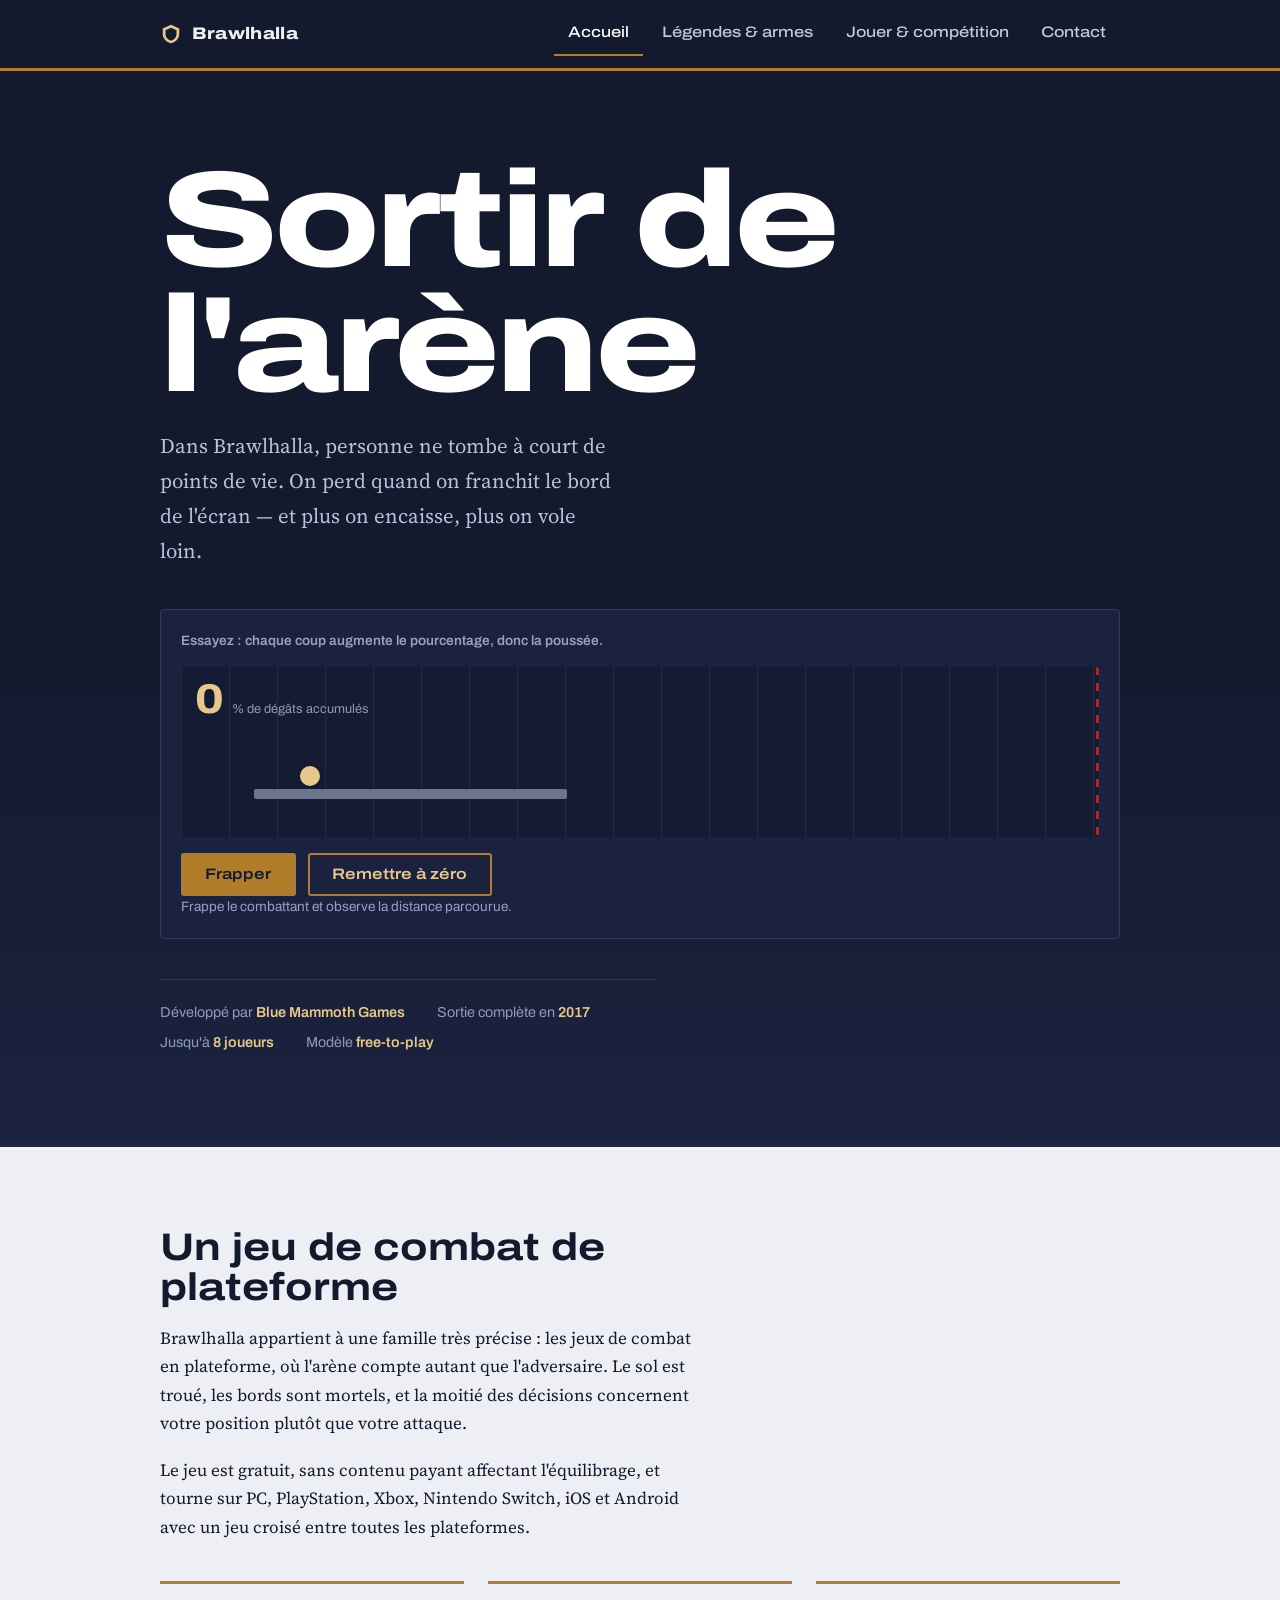
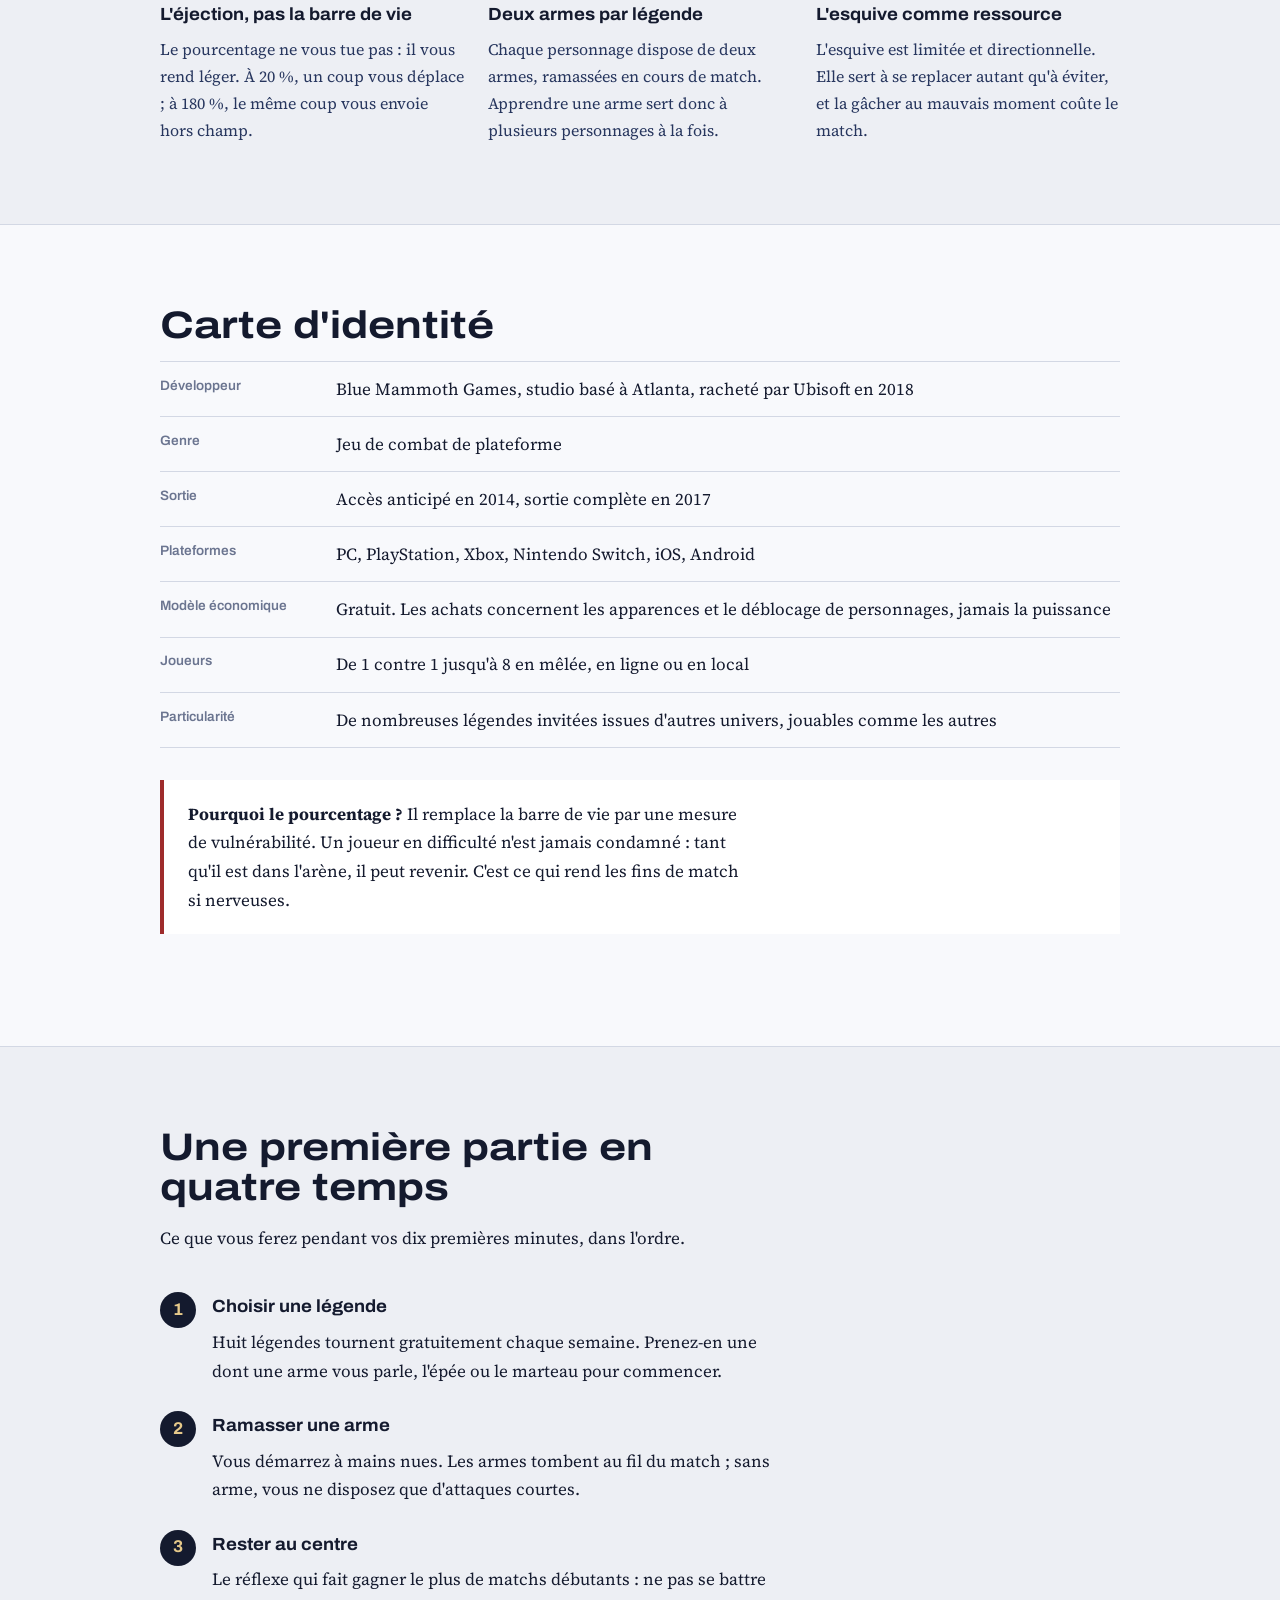
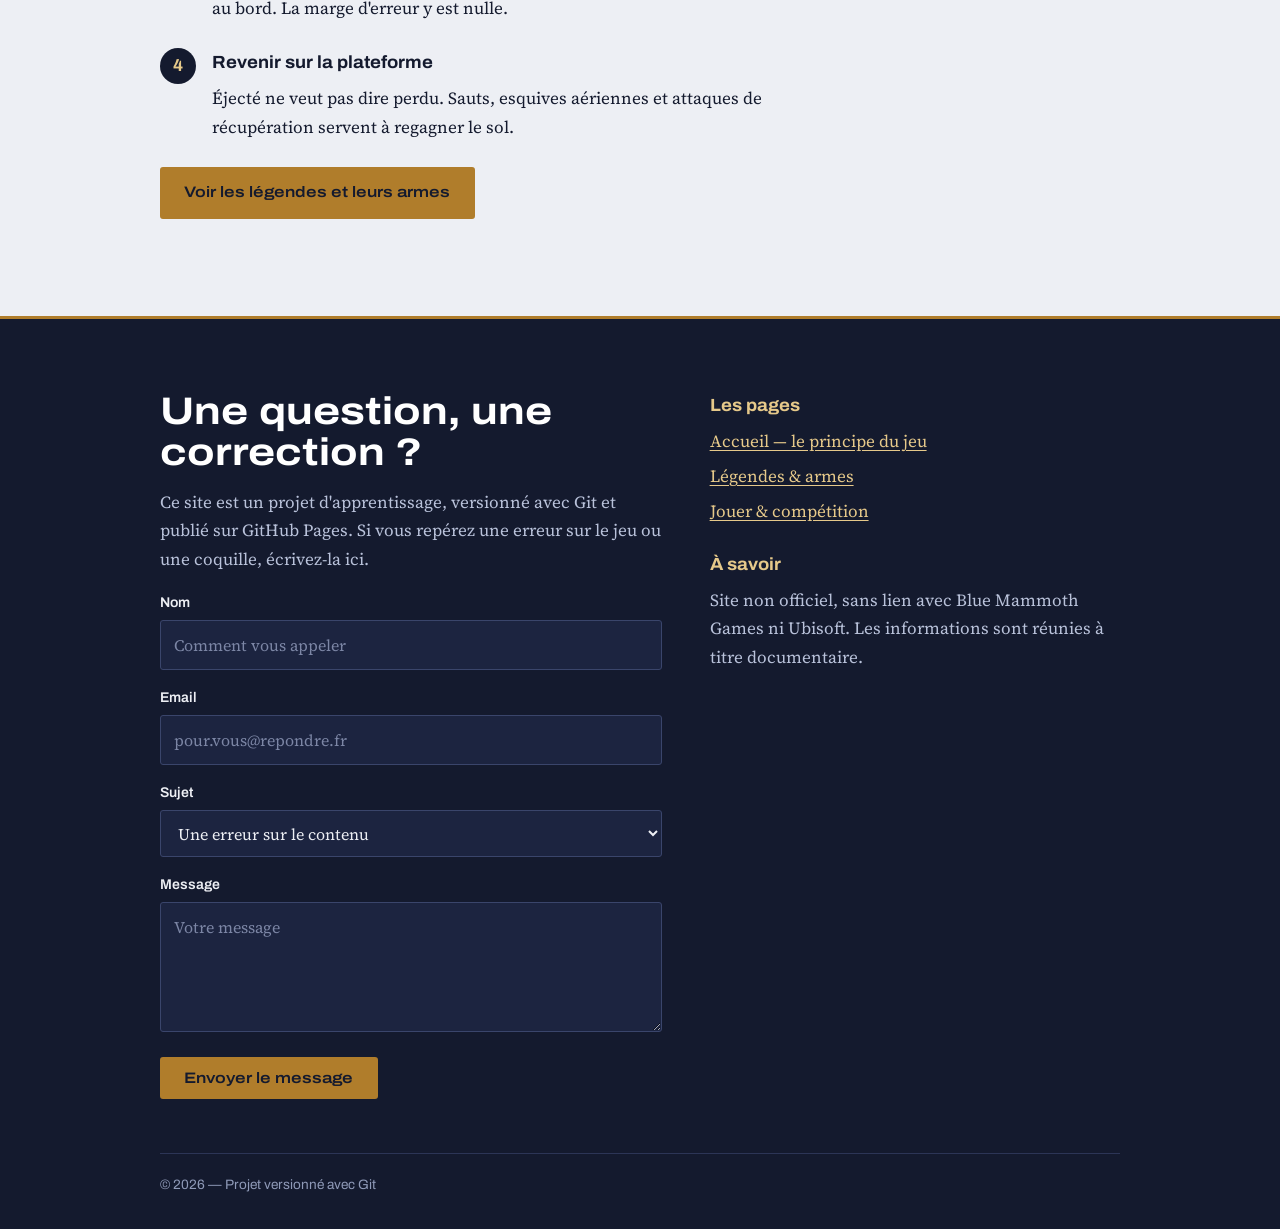
<file: index.html>
<!DOCTYPE html>
<html lang="fr">
<head>
<meta charset="UTF-8">
<meta name="viewport" content="width=device-width, initial-scale=1">
<title>Brawlhalla — le jeu de combat où l'on gagne en éjectant</title>
<meta name="description" content="Présentation de Brawlhalla, jeu de combat de plateforme de Blue Mammoth Games : principe de l'éjection, légendes, armes, modes de jeu et compétition.">
<link rel="preconnect" href="https://fonts.googleapis.com">
<link rel="preconnect" href="https://fonts.gstatic.com" crossorigin>
<link href="https://fonts.googleapis.com/css2?family=Archivo:wdth,wght@62..125,400..800&family=Source+Serif+4:opsz,wght@8..60,400..600&display=swap" rel="stylesheet">
<link rel="stylesheet" href="style.css">
</head>
<body>

<a class="saut-contenu" href="#principal">Aller au contenu</a>

<header class="entete">
  <div class="contenu">
    <a class="marque" href="index.html">
      <svg viewBox="0 0 24 24" aria-hidden="true"><path d="M12 2 3 6v6c0 5 3.8 8.8 9 10 5.2-1.2 9-5 9-10V6l-9-4Zm0 3.2 6 2.7V12c0 3.5-2.4 6.3-6 7.4-3.6-1.1-6-3.9-6-7.4V7.9l6-2.7Z"/></svg>
      Brawlhalla
    </a>
    <button class="menu-bouton" aria-expanded="false" aria-controls="nav">Menu</button>
    <nav class="nav" id="nav" aria-label="Navigation principale">
      <ul>
        <li><a class="nav-lien" href="index.html" aria-current="page">Accueil</a></li>
        <li><a class="nav-lien" href="legendes.html">Légendes &amp; armes</a></li>
        <li><a class="nav-lien" href="competition.html">Jouer &amp; compétition</a></li>
        <li><a class="nav-lien" href="#contact">Contact</a></li>
      </ul>
    </nav>
  </div>
</header>

<main id="principal">

  <section class="hero">
    <div class="contenu">
      <h1>Sortir de l'arène</h1>
      <p class="hero-chapeau">
        Dans Brawlhalla, personne ne tombe à court de points de vie. On perd
        quand on franchit le bord de l'écran — et plus on encaisse, plus on vole loin.
      </p>

      <div class="arene">
        <p class="arene-titre">Essayez : chaque coup augmente le pourcentage, donc la poussée.</p>
        <div class="scene">
          <div class="jauge">
            <span class="jauge-valeur">0</span>
            <span class="jauge-legende">% de dégâts accumulés</span>
          </div>
          <div class="plateforme"></div>
          <div class="combattant"></div>
          <div class="bordure-ko" title="Limite de l'arène"></div>
        </div>
        <div class="arene-actions">
          <button class="bouton" data-action="frapper">Frapper</button>
          <button class="bouton bouton-fantome" data-action="rejouer">Remettre à zéro</button>
        </div>
        <p class="arene-message">Frappe le combattant et observe la distance parcourue.</p>
      </div>

      <p class="hero-meta">
        <span>Développé par <b>Blue Mammoth Games</b></span>
        <span>Sortie complète en <b>2017</b></span>
        <span>Jusqu'à <b>8 joueurs</b></span>
        <span>Modèle <b>free-to-play</b></span>
      </p>
    </div>
  </section>

  <section class="section">
    <div class="contenu">
      <div class="section-intro">
        <h2>Un jeu de combat de plateforme</h2>
        <p>
          Brawlhalla appartient à une famille très précise : les jeux de combat
          en plateforme, où l'arène compte autant que l'adversaire. Le sol est
          troué, les bords sont mortels, et la moitié des décisions concernent
          votre position plutôt que votre attaque.
        </p>
        <p>
          Le jeu est gratuit, sans contenu payant affectant l'équilibrage, et
          tourne sur PC, PlayStation, Xbox, Nintendo Switch, iOS et Android avec
          un jeu croisé entre toutes les plateformes.
        </p>
      </div>

      <div class="grille">
        <div class="pilier">
          <h3>L'éjection, pas la barre de vie</h3>
          <p>
            Le pourcentage ne vous tue pas : il vous rend léger. À 20 %, un coup
            vous déplace ; à 180 %, le même coup vous envoie hors champ.
          </p>
        </div>
        <div class="pilier">
          <h3>Deux armes par légende</h3>
          <p>
            Chaque personnage dispose de deux armes, ramassées en cours de match.
            Apprendre une arme sert donc à plusieurs personnages à la fois.
          </p>
        </div>
        <div class="pilier">
          <h3>L'esquive comme ressource</h3>
          <p>
            L'esquive est limitée et directionnelle. Elle sert à se replacer
            autant qu'à éviter, et la gâcher au mauvais moment coûte le match.
          </p>
        </div>
      </div>
    </div>
  </section>

  <section class="section section-claire">
    <div class="contenu">
      <h2>Carte d'identité</h2>
      <dl class="fiche">
        <dt>Développeur</dt>
        <dd>Blue Mammoth Games, studio basé à Atlanta, racheté par Ubisoft en 2018</dd>

        <dt>Genre</dt>
        <dd>Jeu de combat de plateforme</dd>

        <dt>Sortie</dt>
        <dd>Accès anticipé en 2014, sortie complète en 2017</dd>

        <dt>Plateformes</dt>
        <dd>PC, PlayStation, Xbox, Nintendo Switch, iOS, Android</dd>

        <dt>Modèle économique</dt>
        <dd>Gratuit. Les achats concernent les apparences et le déblocage de personnages, jamais la puissance</dd>

        <dt>Joueurs</dt>
        <dd>De 1 contre 1 jusqu'à 8 en mêlée, en ligne ou en local</dd>

        <dt>Particularité</dt>
        <dd>De nombreuses légendes invitées issues d'autres univers, jouables comme les autres</dd>
      </dl>

      <div class="encadre">
        <p>
          <strong>Pourquoi le pourcentage ?</strong> Il remplace la barre de vie
          par une mesure de vulnérabilité. Un joueur en difficulté n'est jamais
          condamné : tant qu'il est dans l'arène, il peut revenir. C'est ce qui
          rend les fins de match si nerveuses.
        </p>
      </div>
    </div>
  </section>

  <section class="section">
    <div class="contenu">
      <div class="section-intro">
        <h2>Une première partie en quatre temps</h2>
        <p>Ce que vous ferez pendant vos dix premières minutes, dans l'ordre.</p>
      </div>
      <ol class="etapes">
        <li>
          <h3>Choisir une légende</h3>
          <p>Huit légendes tournent gratuitement chaque semaine. Prenez-en une dont une arme vous parle, l'épée ou le marteau pour commencer.</p>
        </li>
        <li>
          <h3>Ramasser une arme</h3>
          <p>Vous démarrez à mains nues. Les armes tombent au fil du match ; sans arme, vous ne disposez que d'attaques courtes.</p>
        </li>
        <li>
          <h3>Rester au centre</h3>
          <p>Le réflexe qui fait gagner le plus de matchs débutants : ne pas se battre au bord. La marge d'erreur y est nulle.</p>
        </li>
        <li>
          <h3>Revenir sur la plateforme</h3>
          <p>Éjecté ne veut pas dire perdu. Sauts, esquives aériennes et attaques de récupération servent à regagner le sol.</p>
        </li>
      </ol>
      <p>
        <a class="bouton" href="legendes.html">Voir les légendes et leurs armes</a>
      </p>
    </div>
  </section>

</main>

<footer class="pied" id="contact">
  <div class="contenu">
    <div class="pied-grille">
      <div>
        <h2>Une question, une correction ?</h2>
        <p>
          Ce site est un projet d'apprentissage, versionné avec Git et publié
          sur GitHub Pages. Si vous repérez une erreur sur le jeu ou une coquille,
          écrivez-la ici.
        </p>
        <form class="formulaire" novalidate>
          <div>
            <label for="nom">Nom</label>
            <input type="text" id="nom" name="nom" placeholder="Comment vous appeler" required>
          </div>
          <div>
            <label for="email">Email</label>
            <input type="email" id="email" name="email" placeholder="pour.vous@repondre.fr" required>
          </div>
          <div>
            <label for="sujet">Sujet</label>
            <select id="sujet" name="sujet">
              <option>Une erreur sur le contenu</option>
              <option>Une question sur le jeu</option>
              <option>Une remarque sur le site</option>
            </select>
          </div>
          <div>
            <label for="message">Message</label>
            <textarea id="message" name="message" rows="4" placeholder="Votre message" required></textarea>
          </div>
          <div>
            <button class="bouton" type="submit">Envoyer le message</button>
            <p class="aide retour" role="status"></p>
          </div>
        </form>
      </div>

      <div>
        <h3 style="color:#e6c98a">Les pages</h3>
        <ul class="pied-liens">
          <li><a href="index.html">Accueil — le principe du jeu</a></li>
          <li><a href="legendes.html">Légendes &amp; armes</a></li>
          <li><a href="competition.html">Jouer &amp; compétition</a></li>
        </ul>
        <h3 style="color:#e6c98a">À savoir</h3>
        <p>
          Site non officiel, sans lien avec Blue Mammoth Games ni Ubisoft.
          Les informations sont réunies à titre documentaire.
        </p>
      </div>
    </div>

    <div class="pied-bas">
      <p>© 2026 — Projet versionné avec Git</p>
    </div>
  </div>
</footer>

<script src="script.js"></script>
</body>
</html>
</file>
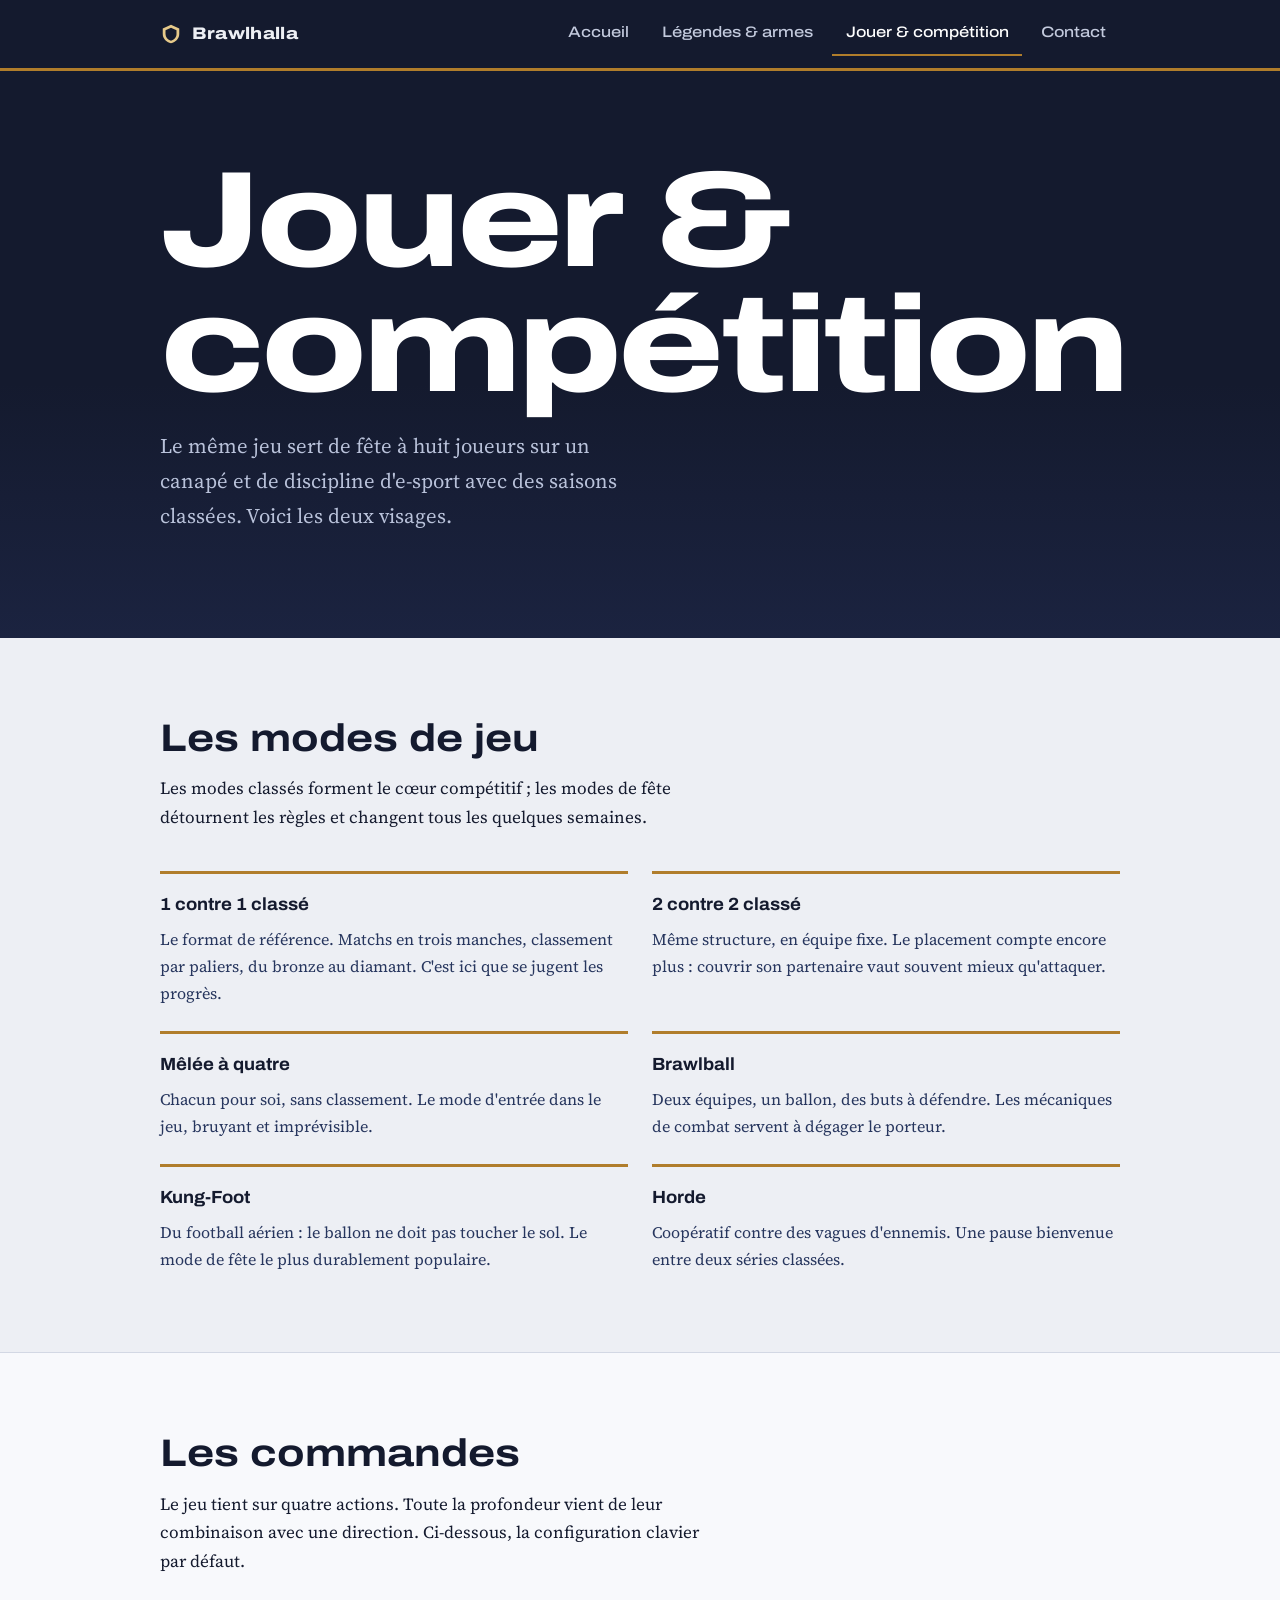
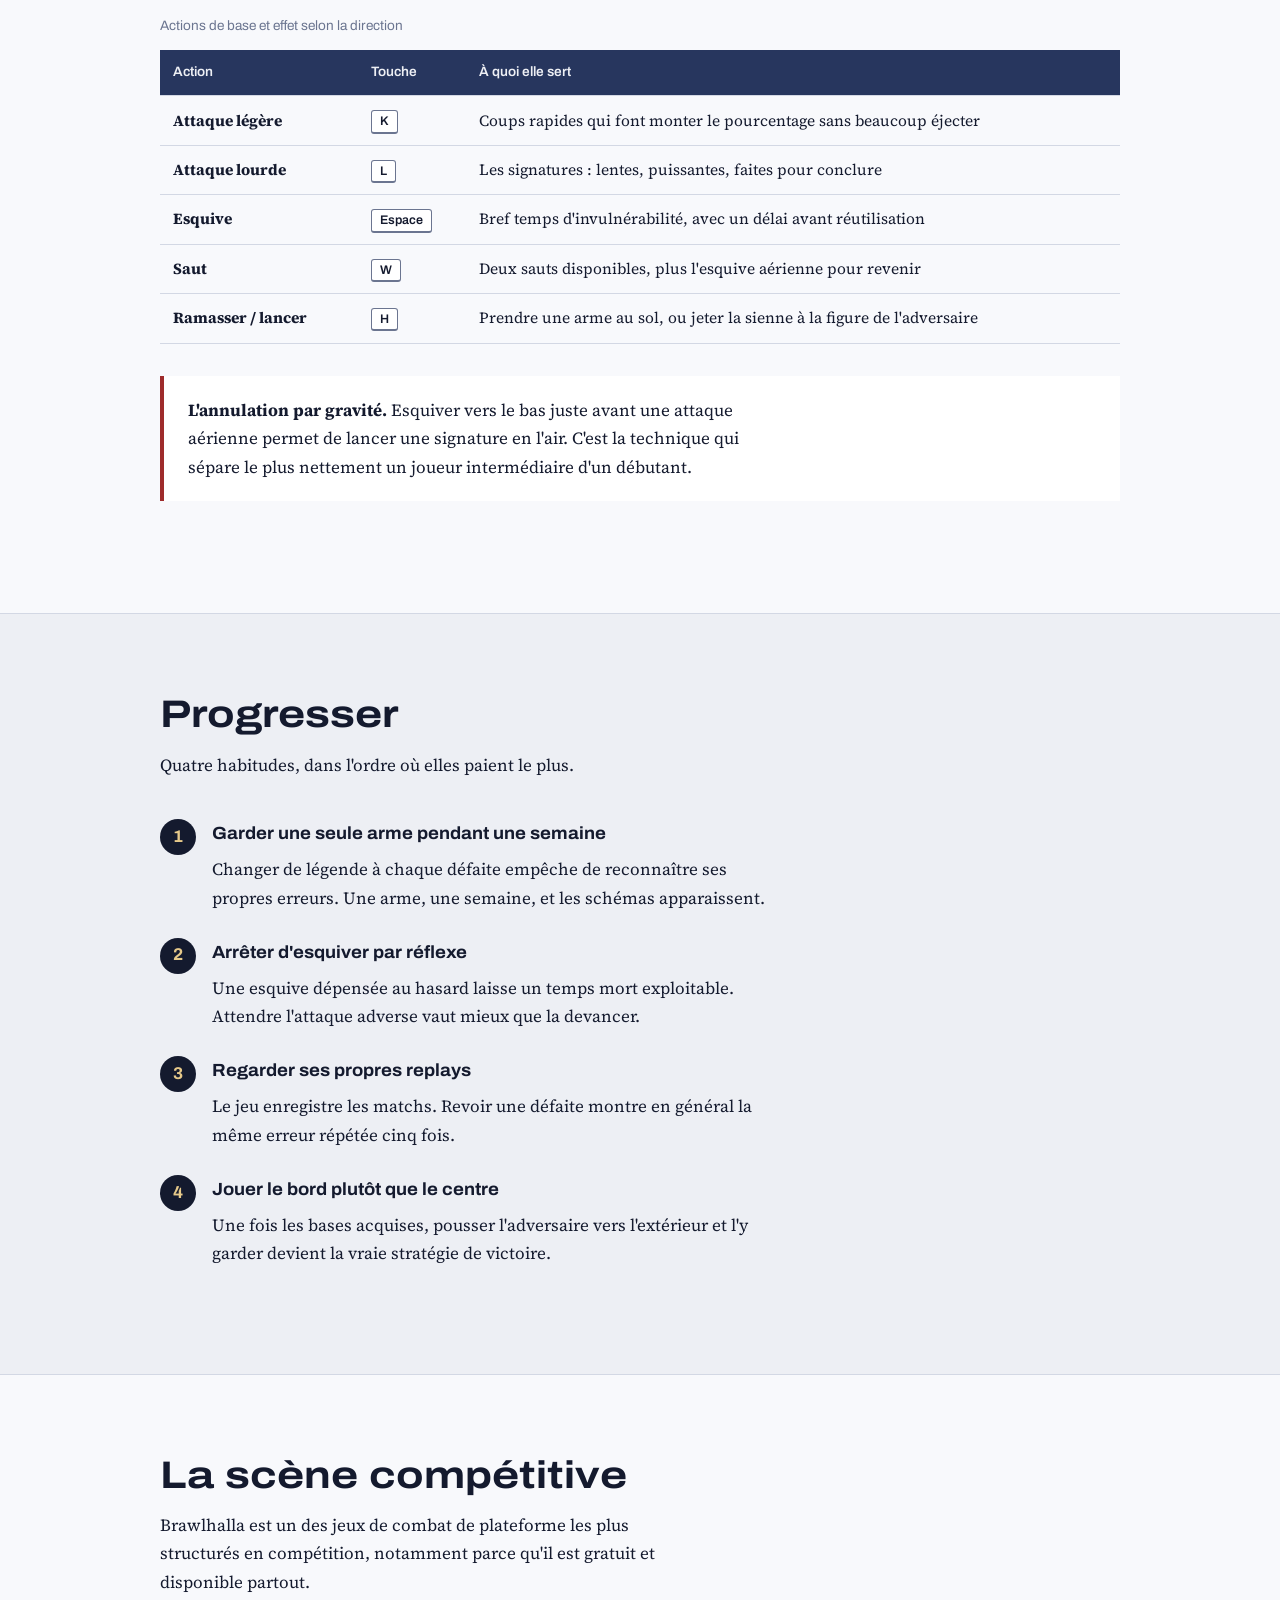
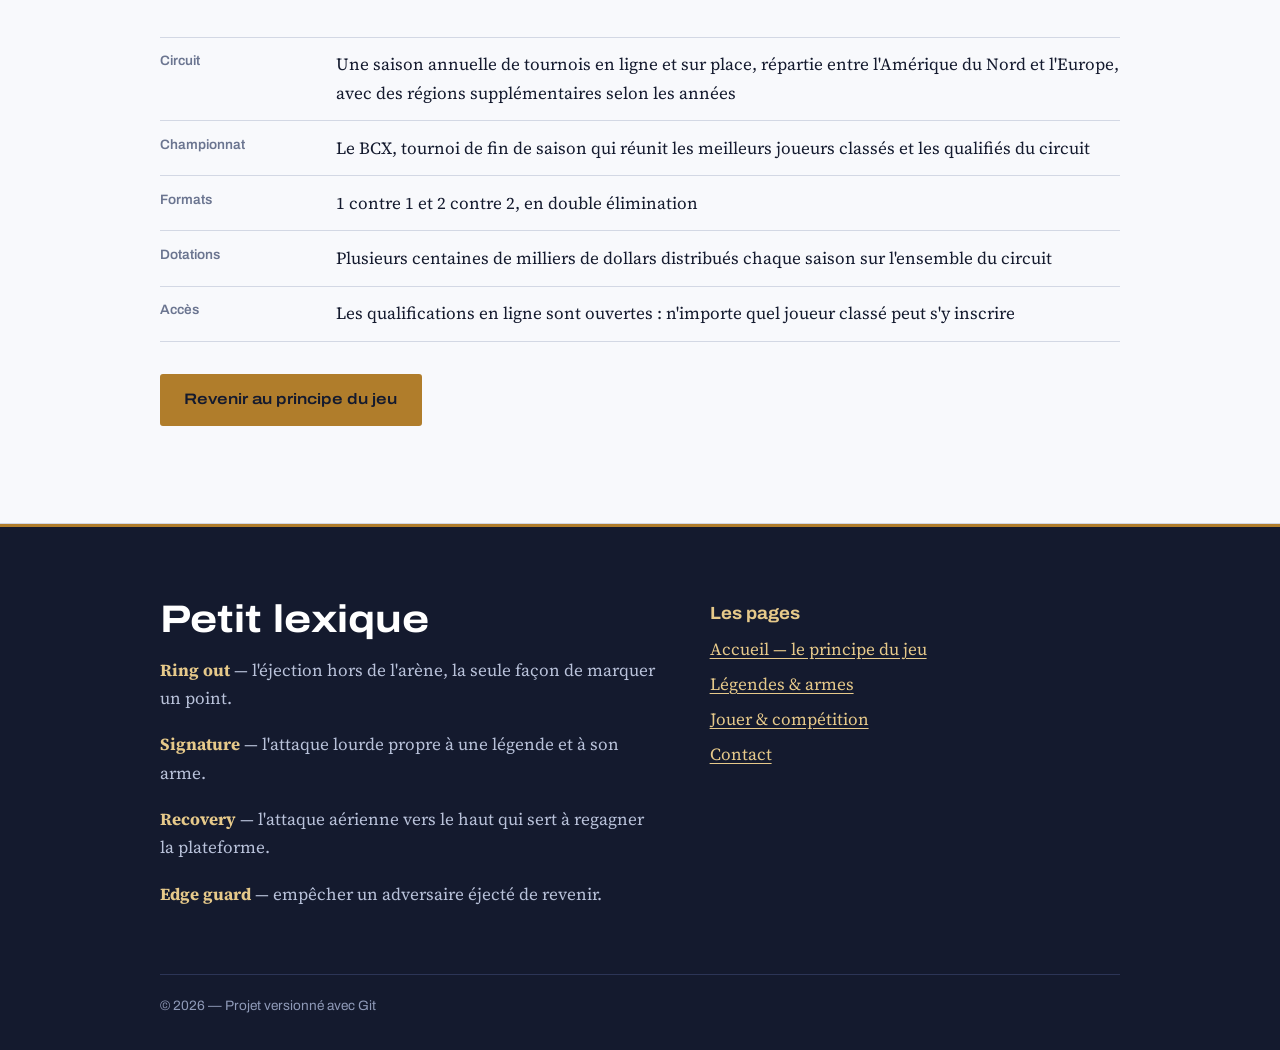
<file: competition.html>
<!DOCTYPE html>
<html lang="fr">
<head>
<meta charset="UTF-8">
<meta name="viewport" content="width=device-width, initial-scale=1">
<title>Jouer &amp; compétition — Brawlhalla</title>
<meta name="description" content="Modes de jeu, contrôles, techniques et scène compétitive de Brawlhalla.">
<link rel="preconnect" href="https://fonts.googleapis.com">
<link rel="preconnect" href="https://fonts.gstatic.com" crossorigin>
<link href="https://fonts.googleapis.com/css2?family=Archivo:wdth,wght@62..125,400..800&family=Source+Serif+4:opsz,wght@8..60,400..600&display=swap" rel="stylesheet">
<link rel="stylesheet" href="style.css">
</head>
<body>

<a class="saut-contenu" href="#principal">Aller au contenu</a>

<header class="entete">
  <div class="contenu">
    <a class="marque" href="index.html">
      <svg viewBox="0 0 24 24" aria-hidden="true"><path d="M12 2 3 6v6c0 5 3.8 8.8 9 10 5.2-1.2 9-5 9-10V6l-9-4Zm0 3.2 6 2.7V12c0 3.5-2.4 6.3-6 7.4-3.6-1.1-6-3.9-6-7.4V7.9l6-2.7Z"/></svg>
      Brawlhalla
    </a>
    <button class="menu-bouton" aria-expanded="false" aria-controls="nav">Menu</button>
    <nav class="nav" id="nav" aria-label="Navigation principale">
      <ul>
        <li><a class="nav-lien" href="index.html">Accueil</a></li>
        <li><a class="nav-lien" href="legendes.html">Légendes &amp; armes</a></li>
        <li><a class="nav-lien" href="competition.html" aria-current="page">Jouer &amp; compétition</a></li>
        <li><a class="nav-lien" href="index.html#contact">Contact</a></li>
      </ul>
    </nav>
  </div>
</header>

<main id="principal">

  <section class="hero">
    <div class="contenu">
      <h1>Jouer &amp; compétition</h1>
      <p class="hero-chapeau">
        Le même jeu sert de fête à huit joueurs sur un canapé et de discipline
        d'e-sport avec des saisons classées. Voici les deux visages.
      </p>
    </div>
  </section>

  <section class="section">
    <div class="contenu">
      <div class="section-intro">
        <h2>Les modes de jeu</h2>
        <p>
          Les modes classés forment le cœur compétitif ; les modes de fête
          détournent les règles et changent tous les quelques semaines.
        </p>
      </div>

      <div class="grille grille-2">
        <div class="pilier">
          <h3>1 contre 1 classé</h3>
          <p>Le format de référence. Matchs en trois manches, classement par paliers, du bronze au diamant. C'est ici que se jugent les progrès.</p>
        </div>
        <div class="pilier">
          <h3>2 contre 2 classé</h3>
          <p>Même structure, en équipe fixe. Le placement compte encore plus : couvrir son partenaire vaut souvent mieux qu'attaquer.</p>
        </div>
        <div class="pilier">
          <h3>Mêlée à quatre</h3>
          <p>Chacun pour soi, sans classement. Le mode d'entrée dans le jeu, bruyant et imprévisible.</p>
        </div>
        <div class="pilier">
          <h3>Brawlball</h3>
          <p>Deux équipes, un ballon, des buts à défendre. Les mécaniques de combat servent à dégager le porteur.</p>
        </div>
        <div class="pilier">
          <h3>Kung-Foot</h3>
          <p>Du football aérien : le ballon ne doit pas toucher le sol. Le mode de fête le plus durablement populaire.</p>
        </div>
        <div class="pilier">
          <h3>Horde</h3>
          <p>Coopératif contre des vagues d'ennemis. Une pause bienvenue entre deux séries classées.</p>
        </div>
      </div>
    </div>
  </section>

  <section class="section section-claire">
    <div class="contenu">
      <div class="section-intro">
        <h2>Les commandes</h2>
        <p>
          Le jeu tient sur quatre actions. Toute la profondeur vient de leur
          combinaison avec une direction. Ci-dessous, la configuration clavier
          par défaut.
        </p>
      </div>

      <div class="tableau-enveloppe">
        <table>
          <caption>Actions de base et effet selon la direction</caption>
          <thead>
            <tr>
              <th scope="col">Action</th>
              <th scope="col">Touche</th>
              <th scope="col">À quoi elle sert</th>
            </tr>
          </thead>
          <tbody>
            <tr>
              <th scope="row">Attaque légère</th>
              <td><kbd>K</kbd></td>
              <td>Coups rapides qui font monter le pourcentage sans beaucoup éjecter</td>
            </tr>
            <tr>
              <th scope="row">Attaque lourde</th>
              <td><kbd>L</kbd></td>
              <td>Les signatures : lentes, puissantes, faites pour conclure</td>
            </tr>
            <tr>
              <th scope="row">Esquive</th>
              <td><kbd>Espace</kbd></td>
              <td>Bref temps d'invulnérabilité, avec un délai avant réutilisation</td>
            </tr>
            <tr>
              <th scope="row">Saut</th>
              <td><kbd>W</kbd></td>
              <td>Deux sauts disponibles, plus l'esquive aérienne pour revenir</td>
            </tr>
            <tr>
              <th scope="row">Ramasser / lancer</th>
              <td><kbd>H</kbd></td>
              <td>Prendre une arme au sol, ou jeter la sienne à la figure de l'adversaire</td>
            </tr>
          </tbody>
        </table>
      </div>

      <div class="encadre">
        <p>
          <strong>L'annulation par gravité.</strong> Esquiver vers le bas juste
          avant une attaque aérienne permet de lancer une signature en l'air.
          C'est la technique qui sépare le plus nettement un joueur intermédiaire
          d'un débutant.
        </p>
      </div>
    </div>
  </section>

  <section class="section">
    <div class="contenu">
      <div class="section-intro">
        <h2>Progresser</h2>
        <p>Quatre habitudes, dans l'ordre où elles paient le plus.</p>
      </div>
      <ol class="etapes">
        <li>
          <h3>Garder une seule arme pendant une semaine</h3>
          <p>Changer de légende à chaque défaite empêche de reconnaître ses propres erreurs. Une arme, une semaine, et les schémas apparaissent.</p>
        </li>
        <li>
          <h3>Arrêter d'esquiver par réflexe</h3>
          <p>Une esquive dépensée au hasard laisse un temps mort exploitable. Attendre l'attaque adverse vaut mieux que la devancer.</p>
        </li>
        <li>
          <h3>Regarder ses propres replays</h3>
          <p>Le jeu enregistre les matchs. Revoir une défaite montre en général la même erreur répétée cinq fois.</p>
        </li>
        <li>
          <h3>Jouer le bord plutôt que le centre</h3>
          <p>Une fois les bases acquises, pousser l'adversaire vers l'extérieur et l'y garder devient la vraie stratégie de victoire.</p>
        </li>
      </ol>
    </div>
  </section>

  <section class="section section-claire">
    <div class="contenu">
      <div class="section-intro">
        <h2>La scène compétitive</h2>
        <p>
          Brawlhalla est un des jeux de combat de plateforme les plus structurés
          en compétition, notamment parce qu'il est gratuit et disponible partout.
        </p>
      </div>

      <dl class="fiche">
        <dt>Circuit</dt>
        <dd>Une saison annuelle de tournois en ligne et sur place, répartie entre l'Amérique du Nord et l'Europe, avec des régions supplémentaires selon les années</dd>

        <dt>Championnat</dt>
        <dd>Le BCX, tournoi de fin de saison qui réunit les meilleurs joueurs classés et les qualifiés du circuit</dd>

        <dt>Formats</dt>
        <dd>1 contre 1 et 2 contre 2, en double élimination</dd>

        <dt>Dotations</dt>
        <dd>Plusieurs centaines de milliers de dollars distribués chaque saison sur l'ensemble du circuit</dd>

        <dt>Accès</dt>
        <dd>Les qualifications en ligne sont ouvertes : n'importe quel joueur classé peut s'y inscrire</dd>
      </dl>

      <p style="margin-top:2rem">
        <a class="bouton" href="index.html">Revenir au principe du jeu</a>
      </p>
    </div>
  </section>

</main>

<footer class="pied">
  <div class="contenu">
    <div class="pied-grille">
      <div>
        <h2>Petit lexique</h2>
        <p><strong style="color:#e6c98a">Ring out</strong> — l'éjection hors de l'arène, la seule façon de marquer un point.</p>
        <p><strong style="color:#e6c98a">Signature</strong> — l'attaque lourde propre à une légende et à son arme.</p>
        <p><strong style="color:#e6c98a">Recovery</strong> — l'attaque aérienne vers le haut qui sert à regagner la plateforme.</p>
        <p><strong style="color:#e6c98a">Edge guard</strong> — empêcher un adversaire éjecté de revenir.</p>
      </div>
      <div>
        <h3 style="color:#e6c98a">Les pages</h3>
        <ul class="pied-liens">
          <li><a href="index.html">Accueil — le principe du jeu</a></li>
          <li><a href="legendes.html">Légendes &amp; armes</a></li>
          <li><a href="competition.html">Jouer &amp; compétition</a></li>
          <li><a href="index.html#contact">Contact</a></li>
        </ul>
      </div>
    </div>
    <div class="pied-bas">
      <p>© 2026 — Projet versionné avec Git</p>
    </div>
  </div>
</footer>

<script src="script.js"></script>
</body>
</html>
</file>
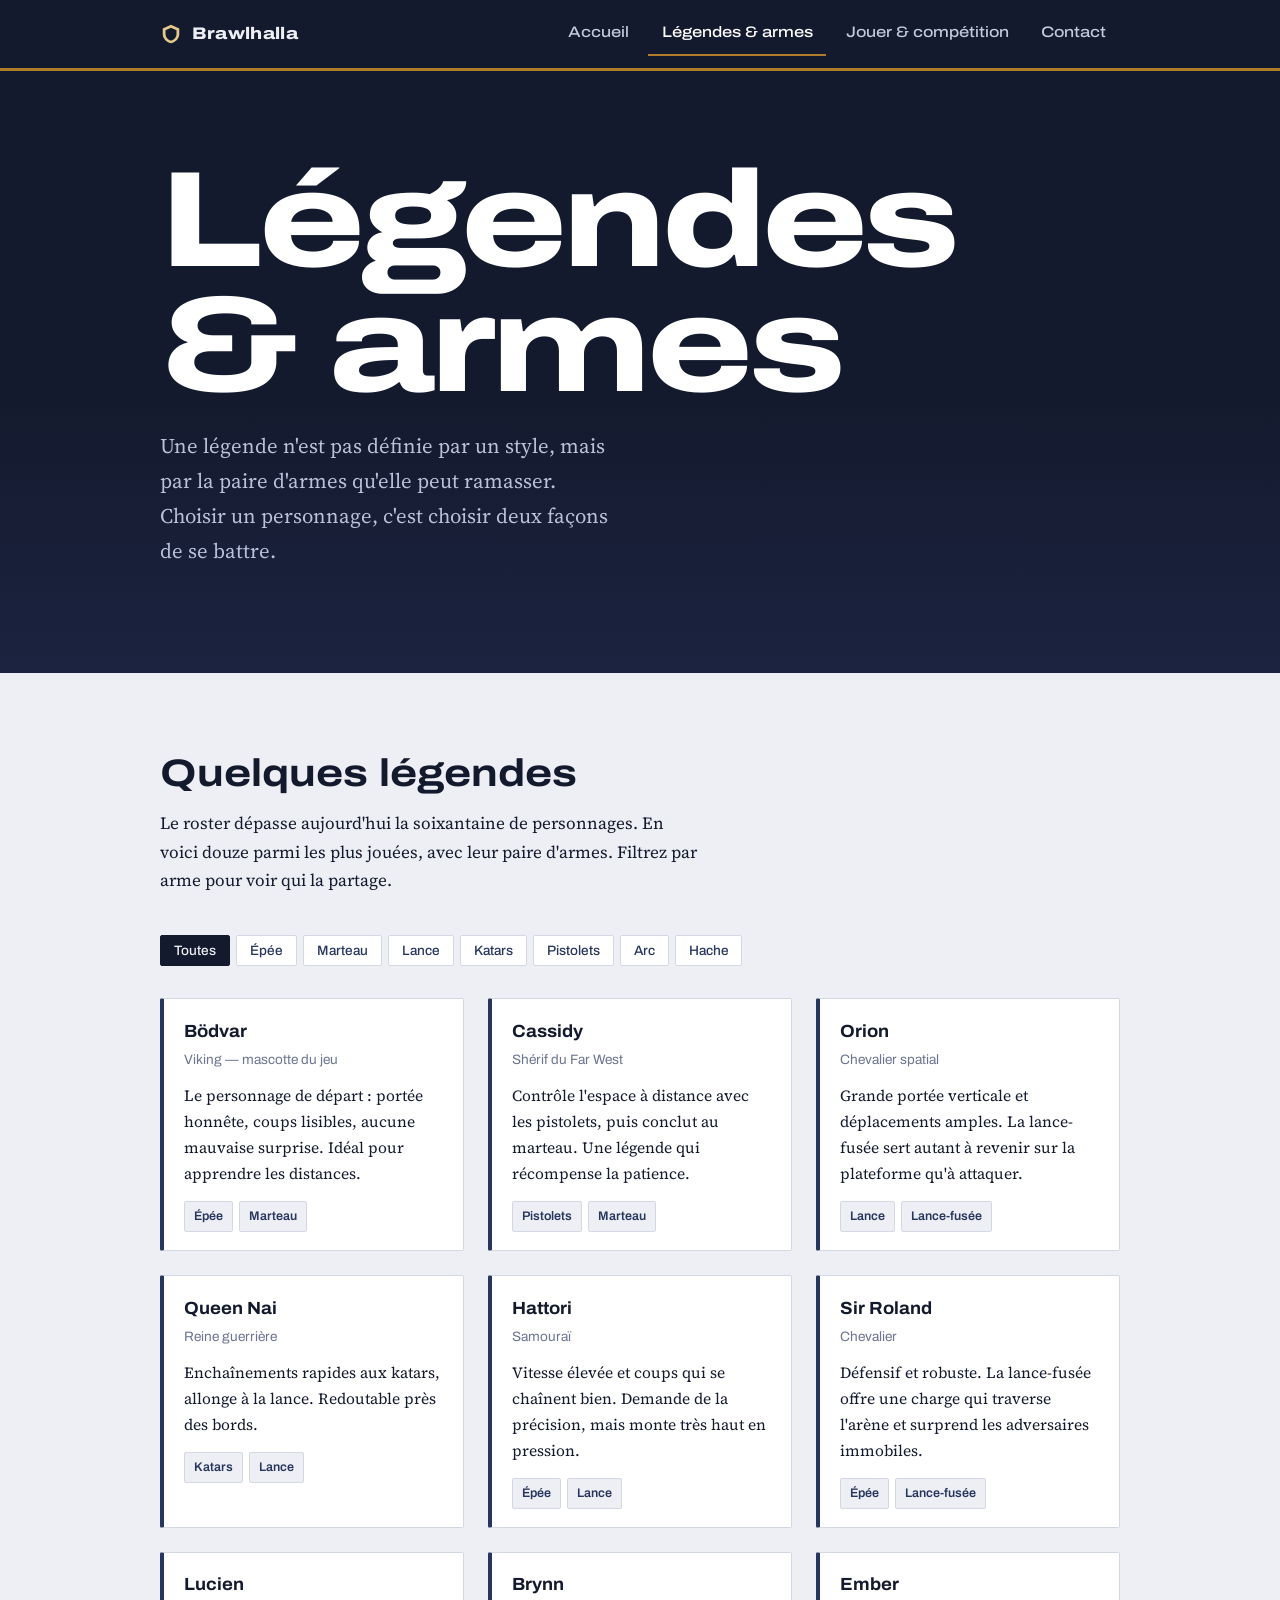
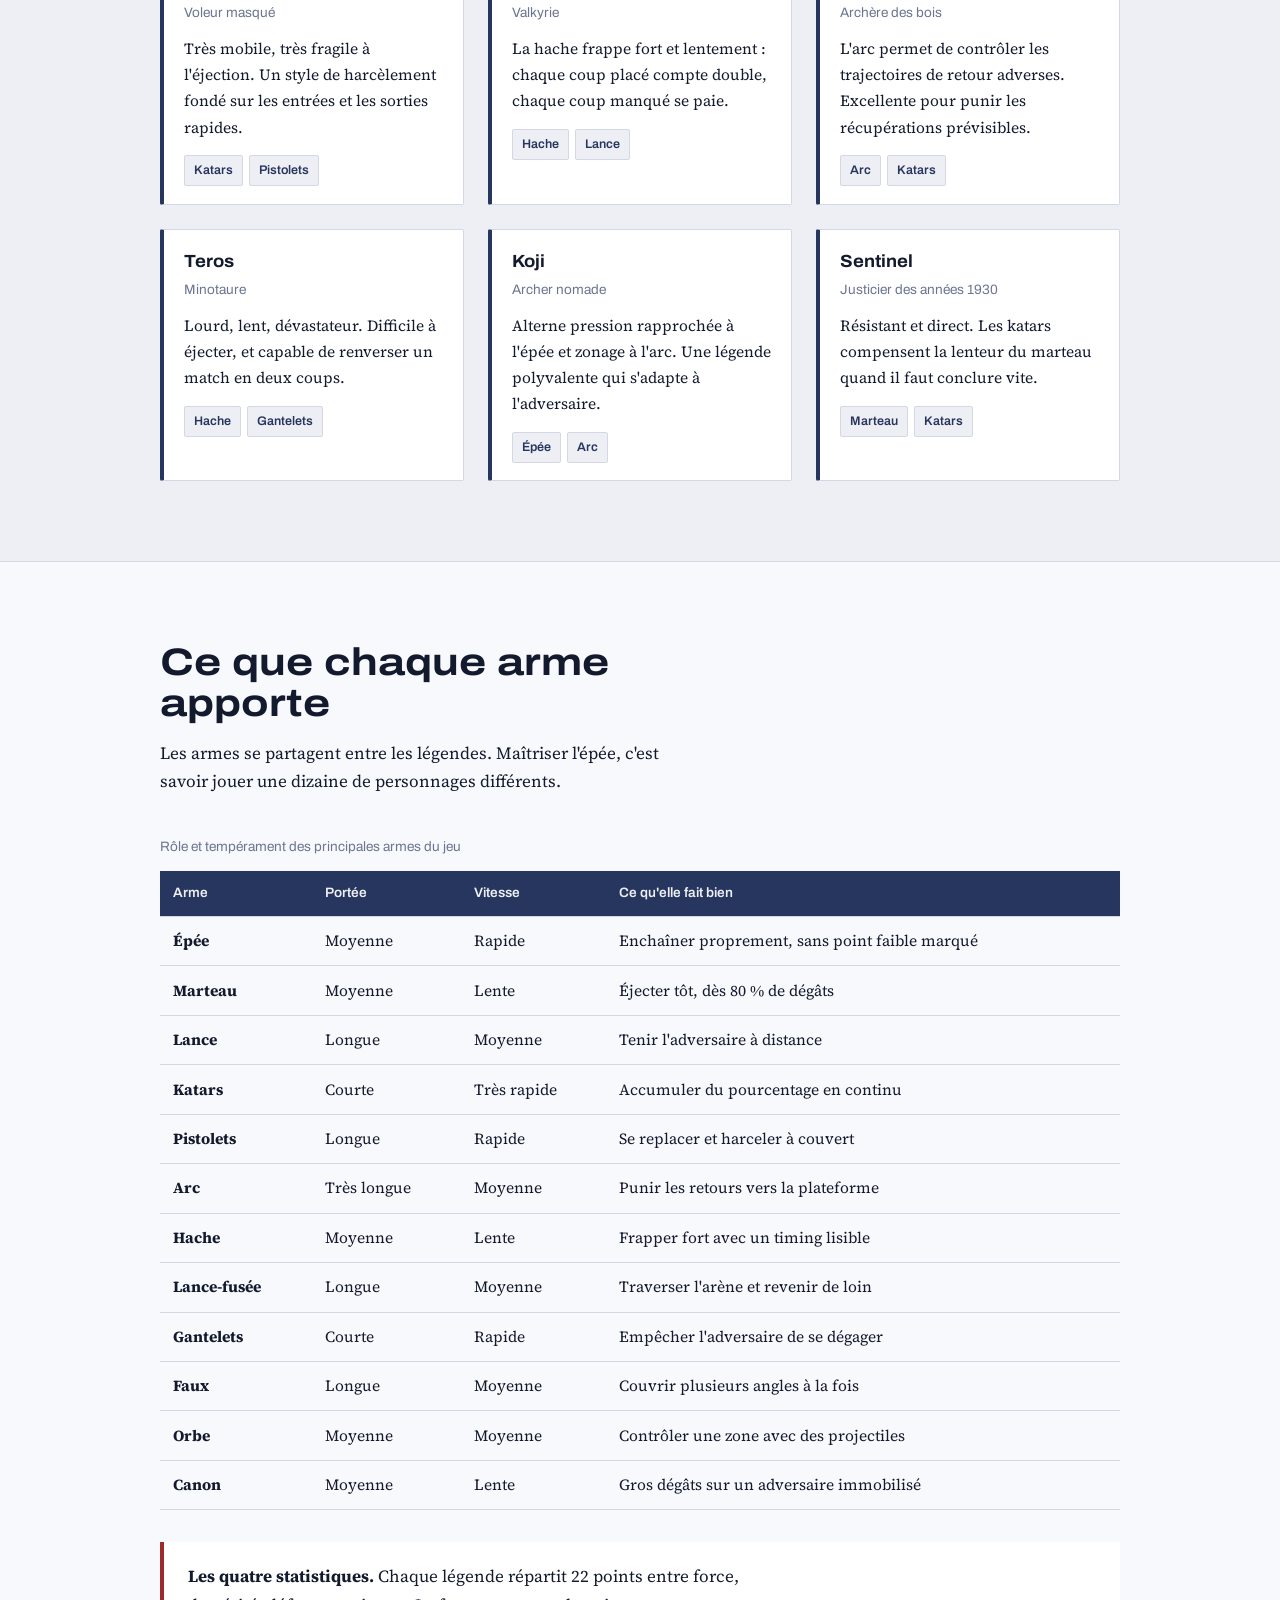
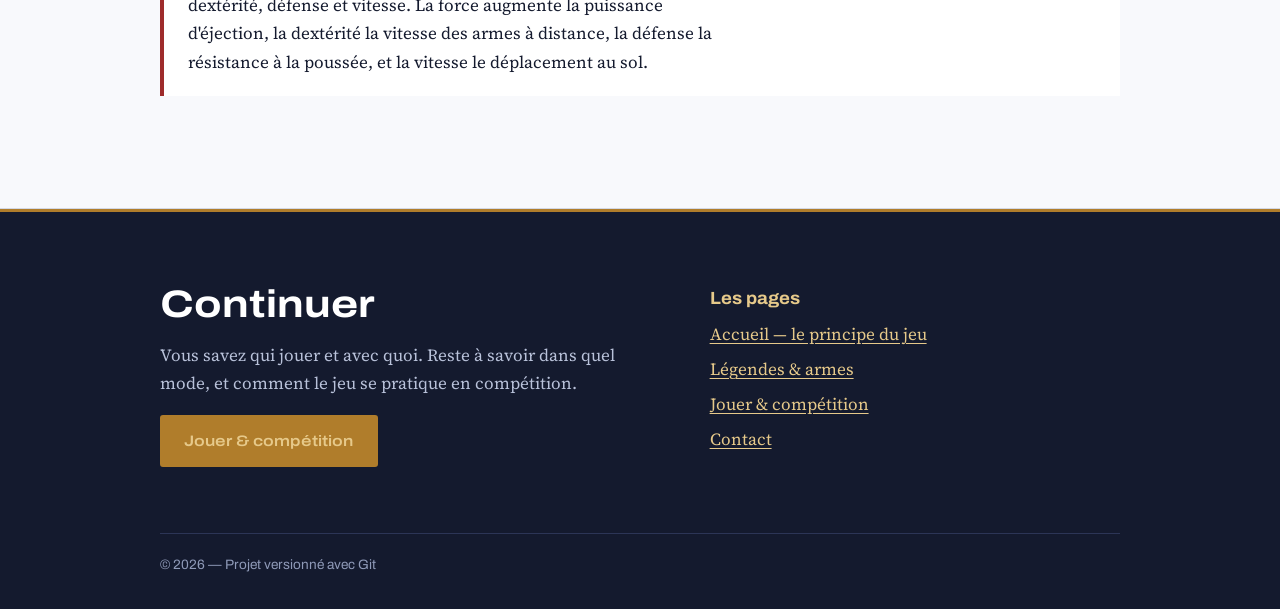
<file: legendes.html>
<!DOCTYPE html>
<html lang="fr">
<head>
<meta charset="UTF-8">
<meta name="viewport" content="width=device-width, initial-scale=1">
<title>Légendes &amp; armes — Brawlhalla</title>
<meta name="description" content="Les légendes de Brawlhalla, leurs deux armes et leurs statistiques, ainsi que le rôle de chaque arme du jeu.">
<link rel="preconnect" href="https://fonts.googleapis.com">
<link rel="preconnect" href="https://fonts.gstatic.com" crossorigin>
<link href="https://fonts.googleapis.com/css2?family=Archivo:wdth,wght@62..125,400..800&family=Source+Serif+4:opsz,wght@8..60,400..600&display=swap" rel="stylesheet">
<link rel="stylesheet" href="style.css">
</head>
<body>

<a class="saut-contenu" href="#principal">Aller au contenu</a>

<header class="entete">
  <div class="contenu">
    <a class="marque" href="index.html">
      <svg viewBox="0 0 24 24" aria-hidden="true"><path d="M12 2 3 6v6c0 5 3.8 8.8 9 10 5.2-1.2 9-5 9-10V6l-9-4Zm0 3.2 6 2.7V12c0 3.5-2.4 6.3-6 7.4-3.6-1.1-6-3.9-6-7.4V7.9l6-2.7Z"/></svg>
      Brawlhalla
    </a>
    <button class="menu-bouton" aria-expanded="false" aria-controls="nav">Menu</button>
    <nav class="nav" id="nav" aria-label="Navigation principale">
      <ul>
        <li><a class="nav-lien" href="index.html">Accueil</a></li>
        <li><a class="nav-lien" href="legendes.html" aria-current="page">Légendes &amp; armes</a></li>
        <li><a class="nav-lien" href="competition.html">Jouer &amp; compétition</a></li>
        <li><a class="nav-lien" href="index.html#contact">Contact</a></li>
      </ul>
    </nav>
  </div>
</header>

<main id="principal">

  <section class="hero">
    <div class="contenu">
      <h1>Légendes &amp; armes</h1>
      <p class="hero-chapeau">
        Une légende n'est pas définie par un style, mais par la paire d'armes
        qu'elle peut ramasser. Choisir un personnage, c'est choisir deux façons
        de se battre.
      </p>
    </div>
  </section>

  <section class="section">
    <div class="contenu">
      <div class="section-intro">
        <h2>Quelques légendes</h2>
        <p>
          Le roster dépasse aujourd'hui la soixantaine de personnages. En voici
          douze parmi les plus jouées, avec leur paire d'armes. Filtrez par arme
          pour voir qui la partage.
        </p>
      </div>

      <ul class="filtres" aria-label="Filtrer par arme">
        <li><button class="filtre" data-filtre="tout" aria-pressed="true">Toutes</button></li>
        <li><button class="filtre" data-filtre="epee" aria-pressed="false">Épée</button></li>
        <li><button class="filtre" data-filtre="marteau" aria-pressed="false">Marteau</button></li>
        <li><button class="filtre" data-filtre="lance" aria-pressed="false">Lance</button></li>
        <li><button class="filtre" data-filtre="katars" aria-pressed="false">Katars</button></li>
        <li><button class="filtre" data-filtre="pistolets" aria-pressed="false">Pistolets</button></li>
        <li><button class="filtre" data-filtre="arc" aria-pressed="false">Arc</button></li>
        <li><button class="filtre" data-filtre="hache" aria-pressed="false">Hache</button></li>
      </ul>

      <div class="grille">

        <article class="legende" data-armes="epee|marteau">
          <h3>Bödvar</h3>
          <p class="origine">Viking — mascotte du jeu</p>
          <p>Le personnage de départ : portée honnête, coups lisibles, aucune mauvaise surprise. Idéal pour apprendre les distances.</p>
          <ul class="armes"><li class="arme">Épée</li><li class="arme">Marteau</li></ul>
        </article>

        <article class="legende" data-armes="pistolets|marteau">
          <h3>Cassidy</h3>
          <p class="origine">Shérif du Far West</p>
          <p>Contrôle l'espace à distance avec les pistolets, puis conclut au marteau. Une légende qui récompense la patience.</p>
          <ul class="armes"><li class="arme">Pistolets</li><li class="arme">Marteau</li></ul>
        </article>

        <article class="legende" data-armes="lance|lancefusee">
          <h3>Orion</h3>
          <p class="origine">Chevalier spatial</p>
          <p>Grande portée verticale et déplacements amples. La lance-fusée sert autant à revenir sur la plateforme qu'à attaquer.</p>
          <ul class="armes"><li class="arme">Lance</li><li class="arme">Lance-fusée</li></ul>
        </article>

        <article class="legende" data-armes="katars|lance">
          <h3>Queen Nai</h3>
          <p class="origine">Reine guerrière</p>
          <p>Enchaînements rapides aux katars, allonge à la lance. Redoutable près des bords.</p>
          <ul class="armes"><li class="arme">Katars</li><li class="arme">Lance</li></ul>
        </article>

        <article class="legende" data-armes="epee|lance">
          <h3>Hattori</h3>
          <p class="origine">Samouraï</p>
          <p>Vitesse élevée et coups qui se chaînent bien. Demande de la précision, mais monte très haut en pression.</p>
          <ul class="armes"><li class="arme">Épée</li><li class="arme">Lance</li></ul>
        </article>

        <article class="legende" data-armes="epee|lancefusee">
          <h3>Sir Roland</h3>
          <p class="origine">Chevalier</p>
          <p>Défensif et robuste. La lance-fusée offre une charge qui traverse l'arène et surprend les adversaires immobiles.</p>
          <ul class="armes"><li class="arme">Épée</li><li class="arme">Lance-fusée</li></ul>
        </article>

        <article class="legende" data-armes="katars|pistolets">
          <h3>Lucien</h3>
          <p class="origine">Voleur masqué</p>
          <p>Très mobile, très fragile à l'éjection. Un style de harcèlement fondé sur les entrées et les sorties rapides.</p>
          <ul class="armes"><li class="arme">Katars</li><li class="arme">Pistolets</li></ul>
        </article>

        <article class="legende" data-armes="hache|lance">
          <h3>Brynn</h3>
          <p class="origine">Valkyrie</p>
          <p>La hache frappe fort et lentement : chaque coup placé compte double, chaque coup manqué se paie.</p>
          <ul class="armes"><li class="arme">Hache</li><li class="arme">Lance</li></ul>
        </article>

        <article class="legende" data-armes="arc|katars">
          <h3>Ember</h3>
          <p class="origine">Archère des bois</p>
          <p>L'arc permet de contrôler les trajectoires de retour adverses. Excellente pour punir les récupérations prévisibles.</p>
          <ul class="armes"><li class="arme">Arc</li><li class="arme">Katars</li></ul>
        </article>

        <article class="legende" data-armes="hache|gantelets">
          <h3>Teros</h3>
          <p class="origine">Minotaure</p>
          <p>Lourd, lent, dévastateur. Difficile à éjecter, et capable de renverser un match en deux coups.</p>
          <ul class="armes"><li class="arme">Hache</li><li class="arme">Gantelets</li></ul>
        </article>

        <article class="legende" data-armes="epee|arc">
          <h3>Koji</h3>
          <p class="origine">Archer nomade</p>
          <p>Alterne pression rapprochée à l'épée et zonage à l'arc. Une légende polyvalente qui s'adapte à l'adversaire.</p>
          <ul class="armes"><li class="arme">Épée</li><li class="arme">Arc</li></ul>
        </article>

        <article class="legende" data-armes="marteau|katars">
          <h3>Sentinel</h3>
          <p class="origine">Justicier des années 1930</p>
          <p>Résistant et direct. Les katars compensent la lenteur du marteau quand il faut conclure vite.</p>
          <ul class="armes"><li class="arme">Marteau</li><li class="arme">Katars</li></ul>
        </article>

      </div>

      <p class="vide" hidden>Aucune légende de cette sélection dans la liste ci-dessus.</p>
    </div>
  </section>

  <section class="section section-claire">
    <div class="contenu">
      <div class="section-intro">
        <h2>Ce que chaque arme apporte</h2>
        <p>
          Les armes se partagent entre les légendes. Maîtriser l'épée, c'est
          savoir jouer une dizaine de personnages différents.
        </p>
      </div>

      <div class="tableau-enveloppe">
        <table>
          <caption>Rôle et tempérament des principales armes du jeu</caption>
          <thead>
            <tr>
              <th scope="col">Arme</th>
              <th scope="col">Portée</th>
              <th scope="col">Vitesse</th>
              <th scope="col">Ce qu'elle fait bien</th>
            </tr>
          </thead>
          <tbody>
            <tr><th scope="row">Épée</th><td>Moyenne</td><td>Rapide</td><td>Enchaîner proprement, sans point faible marqué</td></tr>
            <tr><th scope="row">Marteau</th><td>Moyenne</td><td>Lente</td><td>Éjecter tôt, dès 80 % de dégâts</td></tr>
            <tr><th scope="row">Lance</th><td>Longue</td><td>Moyenne</td><td>Tenir l'adversaire à distance</td></tr>
            <tr><th scope="row">Katars</th><td>Courte</td><td>Très rapide</td><td>Accumuler du pourcentage en continu</td></tr>
            <tr><th scope="row">Pistolets</th><td>Longue</td><td>Rapide</td><td>Se replacer et harceler à couvert</td></tr>
            <tr><th scope="row">Arc</th><td>Très longue</td><td>Moyenne</td><td>Punir les retours vers la plateforme</td></tr>
            <tr><th scope="row">Hache</th><td>Moyenne</td><td>Lente</td><td>Frapper fort avec un timing lisible</td></tr>
            <tr><th scope="row">Lance-fusée</th><td>Longue</td><td>Moyenne</td><td>Traverser l'arène et revenir de loin</td></tr>
            <tr><th scope="row">Gantelets</th><td>Courte</td><td>Rapide</td><td>Empêcher l'adversaire de se dégager</td></tr>
            <tr><th scope="row">Faux</th><td>Longue</td><td>Moyenne</td><td>Couvrir plusieurs angles à la fois</td></tr>
            <tr><th scope="row">Orbe</th><td>Moyenne</td><td>Moyenne</td><td>Contrôler une zone avec des projectiles</td></tr>
            <tr><th scope="row">Canon</th><td>Moyenne</td><td>Lente</td><td>Gros dégâts sur un adversaire immobilisé</td></tr>
          </tbody>
        </table>
      </div>

      <div class="encadre">
        <p>
          <strong>Les quatre statistiques.</strong> Chaque légende répartit
          22 points entre force, dextérité, défense et vitesse. La force augmente
          la puissance d'éjection, la dextérité la vitesse des armes à distance,
          la défense la résistance à la poussée, et la vitesse le déplacement au sol.
        </p>
      </div>
    </div>
  </section>

</main>

<footer class="pied">
  <div class="contenu">
    <div class="pied-grille">
      <div>
        <h2>Continuer</h2>
        <p>
          Vous savez qui jouer et avec quoi. Reste à savoir dans quel mode, et
          comment le jeu se pratique en compétition.
        </p>
        <p><a class="bouton" href="competition.html">Jouer &amp; compétition</a></p>
      </div>
      <div>
        <h3 style="color:#e6c98a">Les pages</h3>
        <ul class="pied-liens">
          <li><a href="index.html">Accueil — le principe du jeu</a></li>
          <li><a href="legendes.html">Légendes &amp; armes</a></li>
          <li><a href="competition.html">Jouer &amp; compétition</a></li>
          <li><a href="index.html#contact">Contact</a></li>
        </ul>
      </div>
    </div>
    <div class="pied-bas">
      <p>© 2026 — Projet versionné avec Git</p>
    </div>
  </div>
</footer>

<script src="script.js"></script>
</body>
</html>
</file>
<file: style.css>
/* ==========================================================================
   Brawlhalla — feuille de style principale
   Palette : lumière froide du nord, laiton, braise
   ========================================================================== */

:root {
  --ciel:    #edeff4;
  --givre:   #f8f9fc;
  --blanc:   #ffffff;
  --encre:   #141a2e;
  --bleu:    #27365e;
  --brume:   #6b7590;
  --laiton:  #b07d2b;
  --laiton-clair: #e6c98a;
  --braise:  #9e2b2b;
  --trait:   #d3d8e4;

  --serif: "Source Serif 4", Georgia, serif;
  --sans:  "Archivo", "Helvetica Neue", Arial, sans-serif;

  --marge: clamp(1.25rem, 5vw, 4rem);
  --largeur: 68rem;
}

*, *::before, *::after { box-sizing: border-box; }

html { scroll-behavior: smooth; }

body {
  margin: 0;
  background: var(--ciel);
  color: var(--encre);
  font-family: var(--serif);
  font-size: 1.0625rem;
  line-height: 1.68;
  -webkit-font-smoothing: antialiased;
}

img { max-width: 100%; display: block; }

a { color: var(--bleu); text-underline-offset: 3px; }
a:hover { color: var(--braise); }

:focus-visible {
  outline: 3px solid var(--laiton);
  outline-offset: 3px;
}

.contenu {
  width: 100%;
  max-width: var(--largeur);
  margin-inline: auto;
  padding-inline: var(--marge);
}

.saut-contenu {
  position: absolute;
  left: -9999px;
  background: var(--encre);
  color: var(--ciel);
  padding: .75rem 1.25rem;
  z-index: 100;
}
.saut-contenu:focus { left: 1rem; top: 1rem; }

/* --- Titres ------------------------------------------------------------- */

h1, h2, h3, .marque, .nav-lien, .bouton, .etiquette {
  font-family: var(--sans);
  font-variation-settings: "wdth" 118;
}

h1 {
  font-size: clamp(2.6rem, 9vw, 5.5rem);
  font-weight: 800;
  line-height: .92;
  letter-spacing: -.015em;
  margin: 0 0 1.25rem;
}

h2 {
  font-size: clamp(1.65rem, 4vw, 2.4rem);
  font-weight: 700;
  line-height: 1.05;
  margin: 0 0 1rem;
}

h3 {
  font-size: 1.1rem;
  font-weight: 700;
  font-variation-settings: "wdth" 105;
  margin: 0 0 .4rem;
}

p { margin: 0 0 1.1rem; max-width: 62ch; }

/* --- En-tête et navigation ---------------------------------------------- */

.entete {
  position: sticky;
  top: 0;
  z-index: 50;
  background: var(--encre);
  color: var(--ciel);
  border-bottom: 3px solid var(--laiton);
}

.entete .contenu {
  display: flex;
  align-items: center;
  gap: 1rem;
  min-height: 4.25rem;
}

.marque {
  color: var(--ciel);
  text-decoration: none;
  font-weight: 800;
  font-size: 1.05rem;
  letter-spacing: .02em;
  display: flex;
  align-items: center;
  gap: .6rem;
}

.marque svg { width: 22px; height: 22px; fill: var(--laiton-clair); }

.nav { margin-left: auto; }

.nav ul {
  display: flex;
  gap: .35rem;
  list-style: none;
  margin: 0;
  padding: 0;
}

.nav-lien {
  display: block;
  padding: .5rem .85rem;
  color: #c3cadd;
  text-decoration: none;
  font-size: .95rem;
  font-weight: 500;
  border-bottom: 2px solid transparent;
}
.nav-lien:hover { color: var(--blanc); background: #1e2744; }
.nav-lien[aria-current="page"] {
  color: var(--blanc);
  border-bottom-color: var(--laiton);
}

.menu-bouton {
  display: none;
  margin-left: auto;
  background: none;
  border: 1px solid #3a456b;
  color: var(--ciel);
  border-radius: 3px;
  padding: .5rem .7rem;
  cursor: pointer;
  font: inherit;
}

/* --- Hero --------------------------------------------------------------- */

.hero {
  background: var(--encre);
  color: var(--ciel);
  padding-block: clamp(3rem, 8vw, 5.5rem) clamp(3rem, 7vw, 4.5rem);
  position: relative;
  overflow: hidden;
}

.hero::after {
  /* horizon de brume derrière le titre */
  content: "";
  position: absolute;
  inset: auto 0 0 0;
  height: 45%;
  background: linear-gradient(to top, #1b2340, transparent);
  pointer-events: none;
}

.hero .contenu { position: relative; z-index: 1; }

.hero h1 {
  font-variation-settings: "wdth" 125;
  font-size: clamp(3rem, 13vw, 8.5rem);
  letter-spacing: -.03em;
  color: var(--blanc);
}

.hero-chapeau {
  font-size: clamp(1.05rem, 2.2vw, 1.3rem);
  color: #b9c2da;
  max-width: 46ch;
  margin-bottom: 2rem;
}

.hero-meta {
  display: flex;
  flex-wrap: wrap;
  gap: 0 2rem;
  font-family: var(--sans);
  font-size: .9rem;
  color: #8f9ab8;
  border-top: 1px solid #2c3556;
  padding-top: 1rem;
  margin-top: 2.5rem;
}
.hero-meta span { padding-block: .2rem; }
.hero-meta b { color: var(--laiton-clair); font-weight: 600; }

/* --- Démo ring-out ------------------------------------------------------ */

.arene {
  margin-top: 2.5rem;
  background: #1a2240;
  border: 1px solid #2f3a5e;
  border-radius: 4px;
  padding: 1.25rem;
}

.arene-titre {
  font-family: var(--sans);
  font-size: .85rem;
  font-weight: 600;
  color: #97a2c0;
  margin: 0 0 .9rem;
  max-width: none;
}

.scene {
  position: relative;
  height: 170px;
  background:
    repeating-linear-gradient(90deg, #202a4c 0 1px, transparent 1px 48px),
    #141b33;
  border-radius: 3px;
  overflow: hidden;
}

.bordure-ko {
  position: absolute;
  top: 0; bottom: 0;
  right: 0;
  width: 3px;
  background: repeating-linear-gradient(to bottom, var(--braise) 0 8px, transparent 8px 16px);
}

.plateforme {
  position: absolute;
  left: 8%;
  bottom: 38px;
  width: 34%;
  height: 10px;
  background: var(--brume);
  border-radius: 2px;
}

.combattant {
  position: absolute;
  left: 14%;
  bottom: 48px;
  width: 26px;
  height: 26px;
  margin-left: -13px;
  border-radius: 50%;
  background: var(--laiton-clair);
  border: 3px solid var(--encre);
  transition: left .45s cubic-bezier(.2,.8,.3,1), bottom .45s cubic-bezier(.2,.8,.3,1), opacity .3s;
}

.jauge {
  display: flex;
  align-items: baseline;
  gap: .5rem;
  position: absolute;
  top: 12px;
  left: 14px;
  font-family: var(--sans);
}
.jauge-valeur {
  font-size: 2.6rem;
  font-weight: 800;
  font-variation-settings: "wdth" 110;
  line-height: 1;
  color: var(--laiton-clair);
  transition: color .3s;
}
.jauge-valeur.chaud { color: #e08b3c; }
.jauge-valeur.brulant { color: #ef5b4c; }
.jauge-legende { font-size: .8rem; color: #8f9ab8; }

.arene-actions {
  display: flex;
  align-items: center;
  gap: .75rem;
  margin-top: 1rem;
  flex-wrap: wrap;
}

.arene-message {
  font-family: var(--sans);
  font-size: .85rem;
  color: #97a2c0;
  margin: 0;
  max-width: none;
}
.arene-message.ko { color: #ef5b4c; font-weight: 600; }

/* --- Boutons ------------------------------------------------------------ */

.bouton {
  display: inline-block;
  font-size: .95rem;
  font-weight: 600;
  padding: .7rem 1.4rem;
  border-radius: 3px;
  border: 2px solid var(--laiton);
  background: var(--laiton);
  color: var(--encre);
  text-decoration: none;
  cursor: pointer;
  font-family: var(--sans);
}
.bouton:hover { background: var(--laiton-clair); border-color: var(--laiton-clair); color: var(--encre); }

.bouton-fantome {
  background: transparent;
  color: var(--laiton-clair);
}
.bouton-fantome:hover { background: #2a3355; border-color: var(--laiton-clair); color: var(--blanc); }

/* --- Sections ----------------------------------------------------------- */

.section { padding-block: clamp(3rem, 7vw, 5rem); }
.section-claire { background: var(--givre); border-block: 1px solid var(--trait); }

.section-intro { max-width: 60ch; margin-bottom: 2.5rem; }
.section-intro p:last-child { margin-bottom: 0; }

/* --- Grilles ------------------------------------------------------------ */

.grille {
  display: grid;
  gap: 1.5rem;
  grid-template-columns: repeat(auto-fit, minmax(15rem, 1fr));
}

.grille-2 { grid-template-columns: repeat(auto-fit, minmax(20rem, 1fr)); }

.pilier {
  border-top: 3px solid var(--laiton);
  padding-top: 1rem;
}
.pilier p { margin-bottom: 0; font-size: 1rem; color: var(--bleu); }

/* --- Fiche d'identité --------------------------------------------------- */

.fiche {
  display: grid;
  grid-template-columns: 11rem 1fr;
  gap: 0;
  margin: 0;
  border-top: 1px solid var(--trait);
}
.fiche dt, .fiche dd {
  padding: .8rem 0;
  border-bottom: 1px solid var(--trait);
  margin: 0;
}
.fiche dt {
  font-family: var(--sans);
  font-size: .85rem;
  font-weight: 600;
  color: var(--brume);
  padding-right: 1rem;
}
.fiche dd { color: var(--encre); }

/* --- Cartes de légendes ------------------------------------------------- */

.legende {
  background: var(--blanc);
  border: 1px solid var(--trait);
  border-left: 4px solid var(--bleu);
  border-radius: 2px;
  padding: 1.1rem 1.25rem;
}
.legende h3 { margin-bottom: .15rem; }
.legende .origine {
  font-size: .85rem;
  color: var(--brume);
  font-family: var(--sans);
  margin-bottom: .7rem;
}
.legende p { font-size: .97rem; margin-bottom: .9rem; }

.armes { display: flex; flex-wrap: wrap; gap: .4rem; list-style: none; margin: 0; padding: 0; }
.arme {
  font-family: var(--sans);
  font-size: .78rem;
  font-weight: 600;
  padding: .25rem .55rem;
  background: var(--ciel);
  border: 1px solid var(--trait);
  border-radius: 2px;
  color: var(--bleu);
}

/* --- Filtres ------------------------------------------------------------ */

.filtres {
  display: flex;
  flex-wrap: wrap;
  gap: .4rem;
  margin-bottom: 2rem;
  padding: 0;
  list-style: none;
}
.filtre {
  font-family: var(--sans);
  font-size: .85rem;
  font-weight: 500;
  padding: .45rem .8rem;
  border: 1px solid var(--trait);
  background: var(--blanc);
  color: var(--bleu);
  border-radius: 2px;
  cursor: pointer;
}
.filtre:hover { border-color: var(--bleu); }
.filtre[aria-pressed="true"] {
  background: var(--encre);
  border-color: var(--encre);
  color: var(--ciel);
}

.vide {
  font-family: var(--sans);
  color: var(--brume);
}

/* --- Tableau ------------------------------------------------------------ */

.tableau-enveloppe { overflow-x: auto; }

table {
  width: 100%;
  border-collapse: collapse;
  font-size: .97rem;
  min-width: 34rem;
}
caption {
  text-align: left;
  font-family: var(--sans);
  font-size: .85rem;
  color: var(--brume);
  padding-bottom: .75rem;
}
th, td {
  text-align: left;
  padding: .7rem .8rem;
  border-bottom: 1px solid var(--trait);
}
thead th {
  font-family: var(--sans);
  font-size: .85rem;
  font-weight: 600;
  color: var(--ciel);
  background: var(--bleu);
}
tbody tr:hover { background: var(--givre); }

/* --- Touches ------------------------------------------------------------ */

kbd {
  font-family: var(--sans);
  font-size: .78rem;
  font-weight: 600;
  padding: .2rem .5rem;
  background: var(--blanc);
  border: 1px solid var(--brume);
  border-bottom-width: 2px;
  border-radius: 3px;
  color: var(--encre);
}

/* --- Étapes numérotées (vraie séquence) --------------------------------- */

.etapes { counter-reset: etape; list-style: none; margin: 0; padding: 0; }
.etapes li {
  counter-increment: etape;
  position: relative;
  padding-left: 3.25rem;
  margin-bottom: 1.6rem;
}
.etapes li::before {
  content: counter(etape);
  position: absolute;
  left: 0; top: 0;
  width: 2.25rem; height: 2.25rem;
  display: grid; place-items: center;
  font-family: var(--sans);
  font-weight: 700;
  background: var(--encre);
  color: var(--laiton-clair);
  border-radius: 50%;
}
.etapes p { margin-bottom: 0; }

/* --- Bloc citation / encadré -------------------------------------------- */

.encadre {
  border-left: 4px solid var(--braise);
  background: var(--blanc);
  padding: 1.25rem 1.5rem;
  margin: 2rem 0;
}
.encadre p:last-child { margin-bottom: 0; }

/* --- Formulaire --------------------------------------------------------- */

.formulaire { display: grid; gap: 1rem; max-width: 34rem; }

label {
  display: block;
  font-family: var(--sans);
  font-size: .88rem;
  font-weight: 600;
  margin-bottom: .35rem;
}

input, textarea, select {
  width: 100%;
  font: inherit;
  font-size: 1rem;
  padding: .65rem .8rem;
  border: 1px solid #3a456b;
  background: #1c2440;
  color: var(--ciel);
  border-radius: 3px;
}
input::placeholder, textarea::placeholder { color: #7c86a5; }
input:focus, textarea:focus, select:focus { border-color: var(--laiton); }

.aide {
  font-family: var(--sans);
  font-size: .8rem;
  color: #97a2c0;
  margin: .35rem 0 0;
}

/* --- Pied de page ------------------------------------------------------- */

.pied {
  background: var(--encre);
  color: var(--ciel);
  padding-block: clamp(3rem, 7vw, 4.5rem) 2rem;
  border-top: 3px solid var(--laiton);
}
.pied h2 { color: var(--blanc); }
.pied p { color: #b9c2da; }
.pied a { color: var(--laiton-clair); }
.pied a:hover { color: var(--blanc); }

.pied-grille {
  display: grid;
  gap: 3rem;
  grid-template-columns: 1fr;
}
@media (min-width: 52rem) {
  .pied-grille { grid-template-columns: 1.1fr .9fr; }
}

.pied-liens { list-style: none; padding: 0; margin: 0 0 1.5rem; }
.pied-liens li { margin-bottom: .4rem; }

.pied-bas {
  border-top: 1px solid #2c3556;
  margin-top: 3rem;
  padding-top: 1.25rem;
  font-family: var(--sans);
  font-size: .85rem;
  color: #8f9ab8;
}
.pied-bas p { color: #8f9ab8; margin: 0; }

/* --- Responsive --------------------------------------------------------- */

@media (max-width: 46rem) {
  .menu-bouton { display: block; }
  .nav {
    display: none;
    position: absolute;
    top: 100%; left: 0; right: 0;
    background: var(--encre);
    border-bottom: 3px solid var(--laiton);
    padding: .5rem var(--marge) 1rem;
  }
  .nav.ouvert { display: block; }
  .nav ul { flex-direction: column; gap: 0; }
  .nav-lien { padding: .8rem 0; border-bottom: 1px solid #2c3556; }
  .nav-lien[aria-current="page"] { border-bottom-color: var(--laiton); }
  .entete .contenu { position: relative; }
  .fiche { grid-template-columns: 1fr; }
  .fiche dt { padding-bottom: 0; border-bottom: 0; }
  .fiche dd { padding-top: .2rem; }
}

@media (prefers-reduced-motion: reduce) {
  html { scroll-behavior: auto; }
  * { transition-duration: .01ms !important; animation-duration: .01ms !important; }
}
</file>
